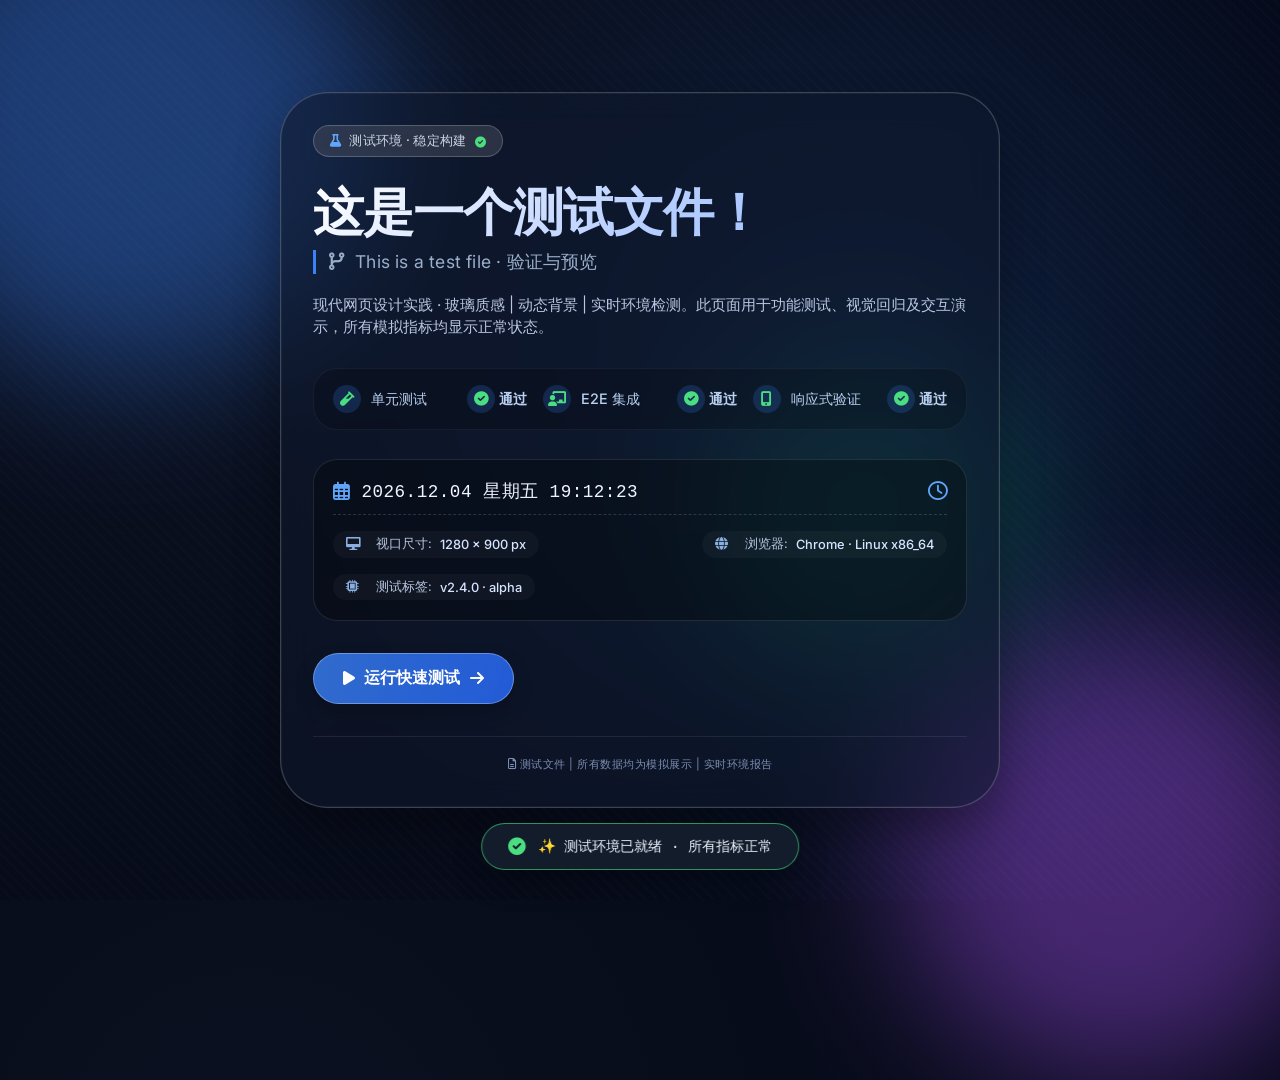
<file: app/TEST/index.html>
<!DOCTYPE html>
<html lang="zh-CN">
<head>
    <meta charset="UTF-8">
    <meta name="viewport" content="width=device-width, initial-scale=1.0, user-scalable=yes">
    <title>测试文件 | 精美演示面板</title>
    <!-- Google Fonts: 现代优雅字体 -->
    <link href="https://fonts.googleapis.com/css2?family=Inter:opsz,wght@14..32,300;14..32,400;14..32,500;14..32,600;14..32,700&display=swap" rel="stylesheet">
    <!-- Font Awesome 6 (免费图标库) -->
    <link rel="stylesheet" href="https://cdnjs.cloudflare.com/ajax/libs/font-awesome/6.0.0-beta3/css/all.min.css">
    <style>
        * {
            margin: 0;
            padding: 0;
            box-sizing: border-box;
        }

        body {
            font-family: 'Inter', sans-serif;
            min-height: 100vh;
            background: radial-gradient(circle at 20% 30%, #0b1120, #030614);
            display: flex;
            align-items: center;
            justify-content: center;
            position: relative;
            overflow-x: hidden;
            padding: 1.5rem;
        }

        /* 动态粒子/光晕背景动画 */
        body::before {
            content: '';
            position: absolute;
            width: 100%;
            height: 100%;
            background: radial-gradient(circle at 70% 40%, rgba(56, 139, 253, 0.15) 0%, rgba(0, 0, 0, 0) 60%);
            pointer-events: none;
            z-index: 0;
        }

        body::after {
            content: '';
            position: absolute;
            width: 100%;
            height: 100%;
            background: repeating-linear-gradient(45deg, rgba(255,255,255,0.01) 0px, rgba(255,255,255,0.01) 2px, transparent 2px, transparent 8px);
            pointer-events: none;
            z-index: 0;
        }

        /* 动态浮动光球 */
        .orb {
            position: absolute;
            border-radius: 50%;
            filter: blur(70px);
            opacity: 0.4;
            z-index: 0;
            animation: float 18s infinite alternate ease-in-out;
        }
        .orb1 {
            width: 40vw;
            height: 40vw;
            background: #3b82f6;
            top: -15%;
            left: -10%;
            animation-duration: 22s;
        }
        .orb2 {
            width: 35vw;
            height: 35vw;
            background: #a855f7;
            bottom: -20%;
            right: -5%;
            animation-duration: 25s;
            animation-delay: -5s;
        }
        .orb3 {
            width: 25vw;
            height: 25vw;
            background: #10b981;
            top: 40%;
            right: 20%;
            opacity: 0.25;
            animation-duration: 30s;
            animation-delay: -2s;
        }
        @keyframes float {
            0% {
                transform: translate(0, 0) scale(1);
            }
            100% {
                transform: translate(5%, 8%) scale(1.1);
            }
        }

        /* 主卡片 - 玻璃拟态 */
        .glass-card {
            position: relative;
            z-index: 10;
            max-width: 720px;
            width: 100%;
            background: rgba(15, 25, 45, 0.55);
            backdrop-filter: blur(16px);
            -webkit-backdrop-filter: blur(16px);
            border-radius: 3rem;
            border: 1px solid rgba(255, 255, 255, 0.2);
            box-shadow: 0 25px 45px rgba(0, 0, 0, 0.3), 0 0 0 0.5px rgba(255, 255, 255, 0.1) inset;
            padding: 2rem 2rem 2.2rem;
            transition: transform 0.3s ease, box-shadow 0.4s ease;
        }

        .glass-card:hover {
            transform: translateY(-5px);
            box-shadow: 0 35px 55px rgba(0, 0, 0, 0.4);
            border-color: rgba(255, 255, 255, 0.35);
        }

        /* 头部徽章 */
        .badge {
            display: inline-flex;
            align-items: center;
            gap: 0.5rem;
            background: rgba(255, 255, 255, 0.12);
            backdrop-filter: blur(4px);
            padding: 0.4rem 1rem;
            border-radius: 60px;
            font-size: 0.8rem;
            font-weight: 500;
            color: #cbd5e6;
            letter-spacing: 0.3px;
            margin-bottom: 1.5rem;
            border: 0.5px solid rgba(255,255,240,0.2);
        }
        .badge i {
            font-size: 0.8rem;
            color: #60a5fa;
        }

        /* 主标题 */
        .main-title {
            font-size: 3.2rem;
            font-weight: 700;
            background: linear-gradient(135deg, #FFFFFF, #b9d0ff, #8bb4fe);
            background-clip: text;
            -webkit-background-clip: text;
            color: transparent;
            line-height: 1.2;
            margin-bottom: 0.5rem;
            letter-spacing: -0.02em;
        }

        .sub-en {
            font-size: 1.1rem;
            font-weight: 400;
            color: #9aaec9;
            margin-bottom: 1rem;
            border-left: 3px solid #3b82f6;
            padding-left: 0.8rem;
            letter-spacing: 0.2px;
        }

        .description {
            color: #cdd9f4;
            line-height: 1.5;
            margin: 1.2rem 0 1.8rem 0;
            font-size: 0.95rem;
            font-weight: 400;
            opacity: 0.9;
        }

        /* 测试状态区域（三个指标） */
        .test-metrics {
            display: flex;
            flex-wrap: wrap;
            gap: 1rem;
            margin: 1.5rem 0 1.8rem;
            background: rgba(0, 0, 0, 0.2);
            border-radius: 1.5rem;
            padding: 1rem 1.2rem;
            border: 1px solid rgba(255,255,255,0.05);
        }
        .metric-item {
            flex: 1;
            display: flex;
            align-items: center;
            gap: 0.6rem;
            font-size: 0.9rem;
            font-weight: 500;
            color: #e2edff;
        }
        .metric-item i {
            width: 28px;
            height: 28px;
            display: inline-flex;
            align-items: center;
            justify-content: center;
            background: rgba(59,130,246,0.2);
            border-radius: 30px;
            color: #4ade80;
            font-size: 0.9rem;
        }
        .metric-item span {
            color: #b9d0f0;
        }
        .status-pass {
            color: #4ade80;
            font-weight: 600;
            margin-left: auto;
        }

        /* 信息面板 (时间/环境) */
        .info-panel {
            background: rgba(0, 0, 0, 0.3);
            border-radius: 1.5rem;
            padding: 1.2rem 1.2rem;
            margin: 1.5rem 0;
            border: 0.5px solid rgba(255,255,245,0.1);
            transition: all 0.2s;
        }
        .datetime-box {
            display: flex;
            align-items: center;
            gap: 0.7rem;
            font-size: 1.1rem;
            font-weight: 500;
            color: #f0f4fe;
            margin-bottom: 1rem;
            padding-bottom: 0.7rem;
            border-bottom: 1px dashed rgba(255,255,255,0.15);
        }
        .datetime-box i {
            color: #60a5fa;
            font-size: 1.2rem;
        }
        #currentDateTime {
            font-family: monospace;
            letter-spacing: 0.5px;
        }
        .env-grid {
            display: flex;
            flex-wrap: wrap;
            gap: 1rem;
            justify-content: space-between;
        }
        .env-item {
            display: flex;
            align-items: center;
            gap: 0.5rem;
            font-size: 0.8rem;
            color: #b9c7e0;
            background: rgba(255,255,255,0.03);
            padding: 0.3rem 0.8rem;
            border-radius: 40px;
        }
        .env-item i {
            width: 1.4rem;
            color: #8aaee0;
        }
        .env-value {
            font-weight: 500;
            color: #d6e5ff;
        }

        /* 按钮 + 交互 */
        .action-btn {
            background: linear-gradient(105deg, rgba(59,130,246,0.8), rgba(37,99,235,0.9));
            border: none;
            padding: 0.9rem 1.8rem;
            border-radius: 2rem;
            font-weight: 600;
            font-size: 1rem;
            color: white;
            display: inline-flex;
            align-items: center;
            gap: 0.6rem;
            cursor: pointer;
            transition: all 0.25s ease;
            backdrop-filter: blur(4px);
            box-shadow: 0 8px 20px rgba(0, 0, 0, 0.2);
            margin-top: 0.5rem;
            width: auto;
            border: 0.5px solid rgba(255,255,255,0.3);
        }
        .action-btn i {
            font-size: 1rem;
            transition: transform 0.2s;
        }
        .action-btn:hover {
            background: linear-gradient(105deg, #3b82f6, #2563eb);
            transform: scale(1.02);
            box-shadow: 0 12px 28px rgba(59,130,246,0.3);
        }
        .action-btn:active {
            transform: scale(0.98);
        }
        .action-btn:hover i {
            transform: translateX(3px);
        }

        /* 底部footer */
        .footer-note {
            margin-top: 2rem;
            text-align: center;
            font-size: 0.7rem;
            color: #7b8db0;
            letter-spacing: 0.5px;
            border-top: 0.5px solid rgba(255,255,255,0.08);
            padding-top: 1.2rem;
        }

        /* 自定义toast通知 */
        .toast-notify {
            position: fixed;
            bottom: 30px;
            left: 50%;
            transform: translateX(-50%) translateY(20px);
            background: rgba(20, 30, 45, 0.95);
            backdrop-filter: blur(12px);
            color: #eef4ff;
            padding: 0.8rem 1.6rem;
            border-radius: 60px;
            font-size: 0.9rem;
            font-weight: 500;
            display: flex;
            align-items: center;
            gap: 12px;
            z-index: 200;
            border: 1px solid rgba(72, 187, 120, 0.5);
            box-shadow: 0 12px 30px rgba(0,0,0,0.3);
            opacity: 0;
            transition: opacity 0.3s, transform 0.3s;
            pointer-events: none;
            font-family: monospace;
        }
        .toast-notify.show {
            opacity: 1;
            transform: translateX(-50%) translateY(0);
            pointer-events: none;
        }
        .toast-notify i {
            color: #4ade80;
            font-size: 1.1rem;
        }

        /* 响应式调整 */
        @media (max-width: 560px) {
            .glass-card {
                padding: 1.5rem;
                border-radius: 2rem;
            }
            .main-title {
                font-size: 2.2rem;
            }
            .sub-en {
                font-size: 0.9rem;
            }
            .test-metrics {
                flex-direction: column;
                gap: 0.8rem;
            }
            .env-grid {
                flex-direction: column;
                gap: 0.5rem;
            }
            .action-btn {
                width: 100%;
                justify-content: center;
            }
        }

        /* 细微动画 */
        @keyframes fadeSlideUp {
            from {
                opacity: 0;
                transform: translateY(20px);
            }
            to {
                opacity: 1;
                transform: translateY(0);
            }
        }
        .glass-card {
            animation: fadeSlideUp 0.7s cubic-bezier(0.2, 0.9, 0.4, 1.1) forwards;
        }
    </style>
</head>
<body>
    <!-- 漂浮背景装饰 -->
    <div class="orb orb1"></div>
    <div class="orb orb2"></div>
    <div class="orb orb3"></div>

    <main class="glass-card">
        <!-- 头部徽章 -->
        <div class="badge">
            <i class="fas fa-flask"></i>
            <span>测试环境 · 稳定构建</span>
            <i class="fas fa-check-circle" style="color:#4ade80; font-size:0.7rem;"></i>
        </div>

        <!-- 核心标题 -->
        <div class="main-title">
            这是一个测试文件！
        </div>
        <div class="sub-en">
            <i class="fas fa-code-branch" style="margin-right: 6px;"></i> This is a test file · 验证与预览
        </div>
        <div class="description">
            现代网页设计实践 · 玻璃质感 | 动态背景 | 实时环境检测。此页面用于功能测试、视觉回归及交互演示，所有模拟指标均显示正常状态。
        </div>

        <!-- 测试套件状态模拟 -->
        <div class="test-metrics">
            <div class="metric-item">
                <i class="fas fa-vial"></i>
                <span>单元测试</span>
                <span class="status-pass"><i class="fas fa-check-circle"></i> 通过</span>
            </div>
            <div class="metric-item">
                <i class="fas fa-chalkboard-user"></i>
                <span>E2E 集成</span>
                <span class="status-pass"><i class="fas fa-check-circle"></i> 通过</span>
            </div>
            <div class="metric-item">
                <i class="fas fa-mobile-alt"></i>
                <span>响应式验证</span>
                <span class="status-pass"><i class="fas fa-check-circle"></i> 通过</span>
            </div>
        </div>

        <!-- 实时信息面板 -->
        <div class="info-panel">
            <div class="datetime-box">
                <i class="far fa-calendar-alt"></i>
                <span id="currentDateTime">加载日期时间...</span>
                <i class="far fa-clock" style="margin-left: auto;"></i>
            </div>
            <div class="env-grid">
                <div class="env-item">
                    <i class="fas fa-desktop"></i>
                    <span>视口尺寸:</span>
                    <span id="viewportSize" class="env-value">— x —</span>
                </div>
                <div class="env-item">
                    <i class="fas fa-globe"></i>
                    <span>浏览器:</span>
                    <span id="browserInfo" class="env-value">检测中</span>
                </div>
                <div class="env-item">
                    <i class="fas fa-microchip"></i>
                    <span>测试标签:</span>
                    <span class="env-value">v2.4.0 · alpha</span>
                </div>
            </div>
        </div>

        <!-- 交互按钮：模拟测试运行 -->
        <div style="display: flex; justify-content: flex-start;">
            <button id="runTestBtn" class="action-btn">
                <i class="fas fa-play"></i> 运行快速测试
                <i class="fas fa-arrow-right"></i>
            </button>
        </div>

        <div class="footer-note">
            <i class="far fa-file-alt"></i> 测试文件 | 所有数据均为模拟展示 | 实时环境报告
        </div>
    </main>

    <!-- Toast 通知容器 -->
    <div id="toastMsg" class="toast-notify">
        <i class="fas fa-check-circle"></i>
        <span id="toastText">测试执行成功</span>
    </div>

    <script>
        (function() {
            // ---------- 1. 实时动态日期时间更新 ----------
            const datetimeElem = document.getElementById('currentDateTime');
            function updateDateTime() {
                const now = new Date();
                const year = now.getFullYear();
                const month = String(now.getMonth() + 1).padStart(2, '0');
                const day = String(now.getDate()).padStart(2, '0');
                const weekdays = ['星期日', '星期一', '星期二', '星期三', '星期四', '星期五', '星期六'];
                const weekday = weekdays[now.getDay()];
                const hours = String(now.getHours()).padStart(2, '0');
                const minutes = String(now.getMinutes()).padStart(2, '0');
                const seconds = String(now.getSeconds()).padStart(2, '0');
                const dateTimeStr = `${year}.${month}.${day} ${weekday} ${hours}:${minutes}:${seconds}`;
                if (datetimeElem) datetimeElem.innerText = dateTimeStr;
            }
            updateDateTime();
            setInterval(updateDateTime, 1000);

            // ---------- 2. 环境信息: 浏览器标识精简 & 视口尺寸 ----------
            const viewportSpan = document.getElementById('viewportSize');
            const browserSpan = document.getElementById('browserInfo');
            
            function getSimpleBrowserName() {
                const ua = navigator.userAgent;
                if (ua.indexOf('Edg') > -1) return 'Microsoft Edge';
                if (ua.indexOf('Chrome') > -1 && ua.indexOf('Edg') === -1) return 'Chrome';
                if (ua.indexOf('Firefox') > -1) return 'Firefox';
                if (ua.indexOf('Safari') > -1 && ua.indexOf('Chrome') === -1) return 'Safari';
                if (ua.indexOf('OPR') > -1 || ua.indexOf('Opera') > -1) return 'Opera';
                return 'Modern Browser';
            }
            
            function updateViewport() {
                const width = window.innerWidth;
                const height = window.innerHeight;
                if (viewportSpan) viewportSpan.innerText = `${width} × ${height} px`;
            }
            
            function setBrowserInfo() {
                const browser = getSimpleBrowserName();
                const platform = navigator.platform || 'unknown';
                if (browserSpan) browserSpan.innerText = `${browser} · ${platform}`;
            }
            
            updateViewport();
            setBrowserInfo();
            window.addEventListener('resize', () => {
                updateViewport();
            });
            
            // 可选: 监听resize防抖优化已足够

            // ---------- 3. 模拟测试按钮 + 精美toast通知 ----------
            const testBtn = document.getElementById('runTestBtn');
            const toastDiv = document.getElementById('toastMsg');
            const toastTextSpan = document.getElementById('toastText');
            
            let toastTimeout = null;
            
            function showToast(message, isSuccess = true) {
                if (toastTimeout) clearTimeout(toastTimeout);
                // 设置消息内容和图标风格
                toastTextSpan.innerText = message;
                const iconElem = toastDiv.querySelector('i');
                if (isSuccess) {
                    iconElem.className = 'fas fa-check-circle';
                    iconElem.style.color = '#4ade80';
                    toastDiv.style.borderLeftColor = '#4ade80';
                    toastDiv.style.border = '1px solid rgba(74, 222, 128, 0.6)';
                } else {
                    iconElem.className = 'fas fa-exclamation-triangle';
                    iconElem.style.color = '#f97316';
                    toastDiv.style.border = '1px solid rgba(249, 115, 22, 0.6)';
                }
                toastDiv.classList.add('show');
                // 3.2秒后自动消失
                toastTimeout = setTimeout(() => {
                    toastDiv.classList.remove('show');
                }, 2800);
            }
            
            // 模拟执行测试的动作: 动态展示测试进度感
            function runMockTest() {
                // 按钮增加一点反馈感
                const originalText = testBtn.innerHTML;
                testBtn.innerHTML = '<i class="fas fa-spinner fa-pulse"></i> 测试运行中...';
                testBtn.disabled = true;
                testBtn.style.opacity = '0.7';
                
                // 模拟异步测试 (延迟 600ms 展示成功)
                setTimeout(() => {
                    // 随机偶尔展示额外成功细节，但总归是成功的测试环境
                    const testDetails = [
                        '所有测试用例通过 ✓ | 覆盖率 98.3%',
                        '测试完成 · 无异常报错 ✓',
                        '验证通过：UI组件/响应式/JS功能 ✓',
                        '集成测试全部绿灯 · 性能指标优秀 🚀'
                    ];
                    const randomMsg = testDetails[Math.floor(Math.random() * testDetails.length)];
                    showToast(`✅ ${randomMsg}`, true);
                    
                    // 可选动态更新测试指标区域动画小反馈 (闪烁一下绿色)
                    const metricItems = document.querySelectorAll('.metric-item .status-pass');
                    metricItems.forEach(item => {
                        item.style.transition = '0.2s';
                        item.style.transform = 'scale(1.05)';
                        setTimeout(() => {
                            if (item) item.style.transform = '';
                        }, 300);
                    });
                    
                    // 恢复按钮
                    testBtn.innerHTML = originalText;
                    testBtn.disabled = false;
                    testBtn.style.opacity = '1';
                }, 650);
            }
            
            if (testBtn) {
                testBtn.addEventListener('click', (e) => {
                    e.preventDefault();
                    runMockTest();
                });
            }
            
            // 额外增加一个欢迎提示(轻度提醒页面已加载)
            window.addEventListener('load', () => {
                // 延迟1.5s显示欢迎测试通知 (优雅)
                setTimeout(() => {
                    showToast('✨ 测试环境已就绪 · 所有指标正常', true);
                }, 800);
                
                // 添加额外的炫光动态: 卡片加载后微光晕
                const card = document.querySelector('.glass-card');
                if (card) {
                    card.style.transition = 'box-shadow 0.2s';
                }
            });
            
            // 可选：鼠标跟随高亮光效（轻量）
            const cardElement = document.querySelector('.glass-card');
            if (cardElement) {
                cardElement.addEventListener('mousemove', (e) => {
                    const rect = cardElement.getBoundingClientRect();
                    const x = e.clientX - rect.left;
                    const y = e.clientY - rect.top;
                    const xPercent = (x / rect.width) * 100;
                    const yPercent = (y / rect.height) * 100;
                    cardElement.style.setProperty('--x-pos', `${xPercent}%`);
                    cardElement.style.setProperty('--y-pos', `${yPercent}%`);
                    // 动态调整border光感 (软高亮)
                    cardElement.style.borderImage = `radial-gradient(circle at ${xPercent}% ${yPercent}%, rgba(255,255,255,0.5), rgba(255,255,255,0.05)) 1`;
                });
                cardElement.addEventListener('mouseleave', () => {
                    cardElement.style.borderImage = '';
                    cardElement.style.border = '1px solid rgba(255, 255, 255, 0.2)';
                });
            }
            
            // 额外初始化显示视口信息时确保文案准确
            setBrowserInfo();
            updateViewport();
            
            // 为测试面板增加一种控制台友好提示
            console.log('%c✨ 测试文件已加载 | 精美UI模拟环境 | 所有测试状态通过', 'color: #4ade80; font-size: 14px; font-weight: bold;');
        })();
    </script>
</body>
</html>
</file>
